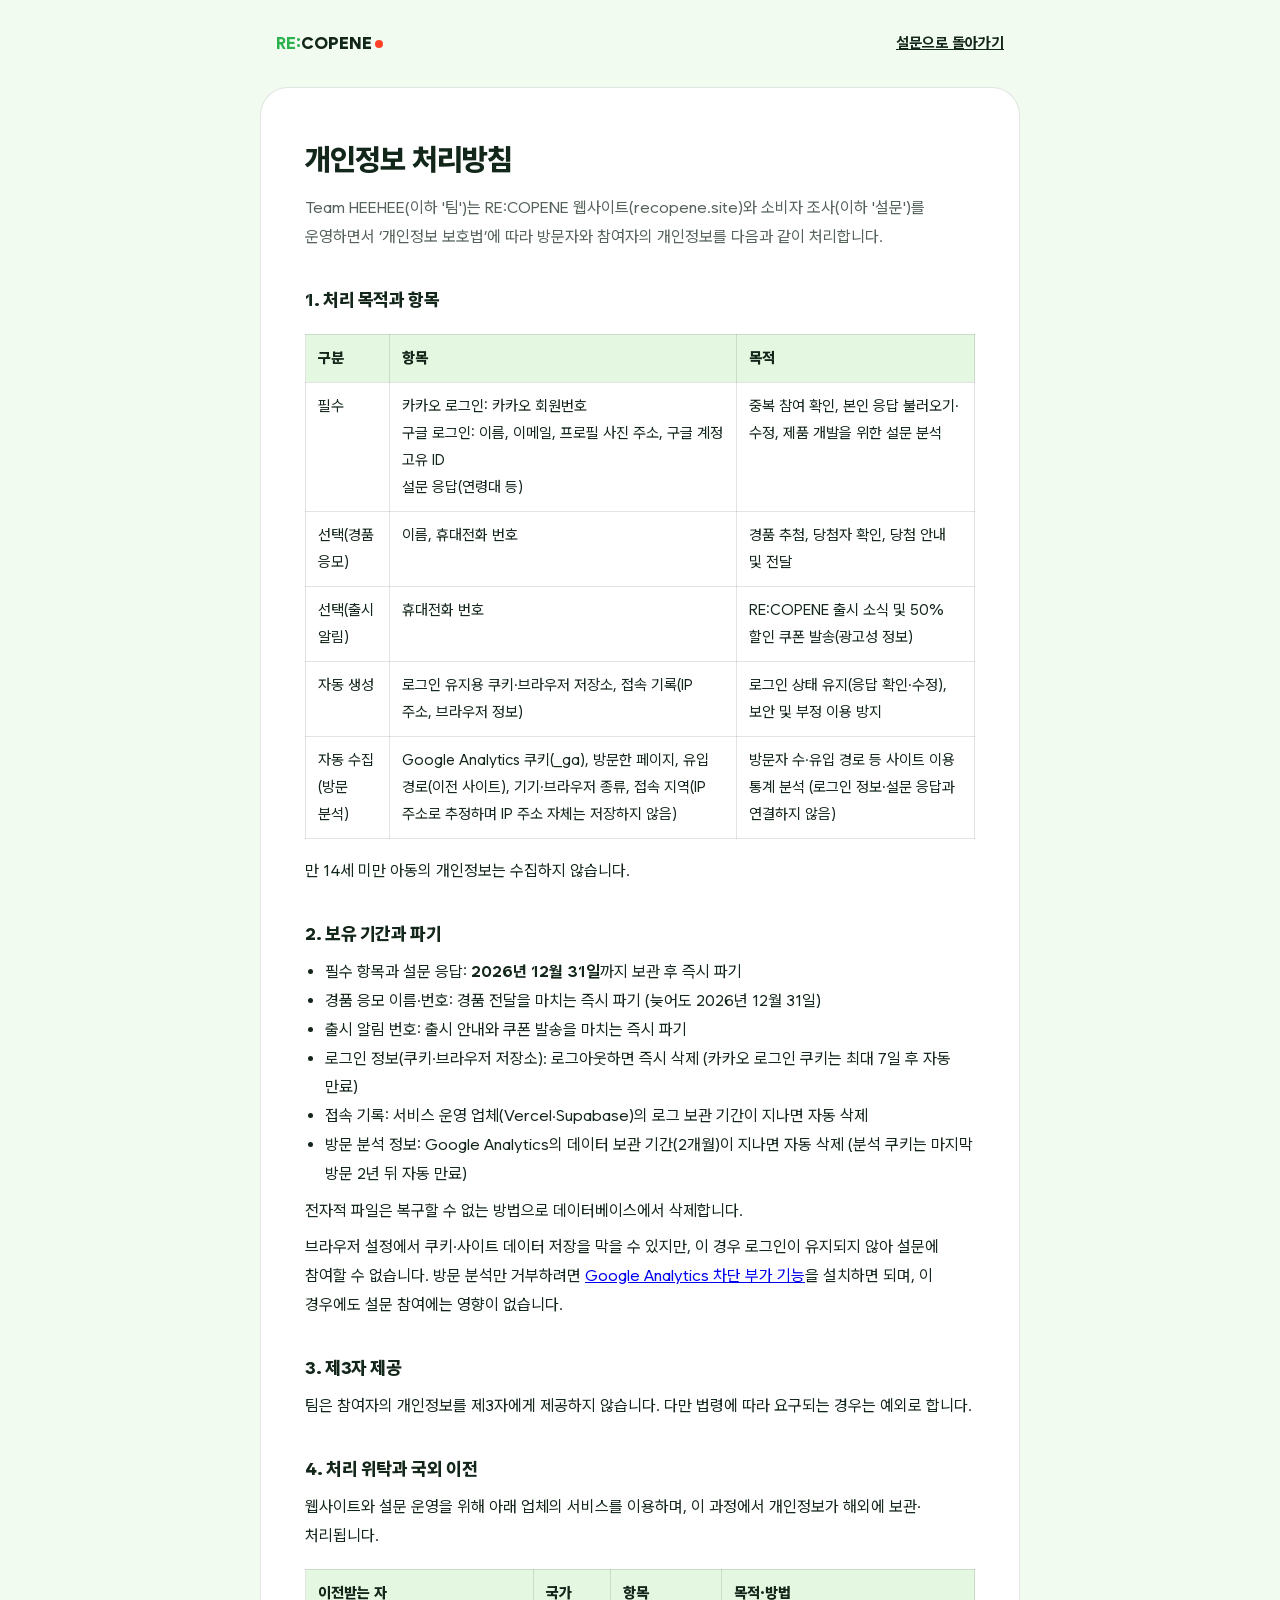
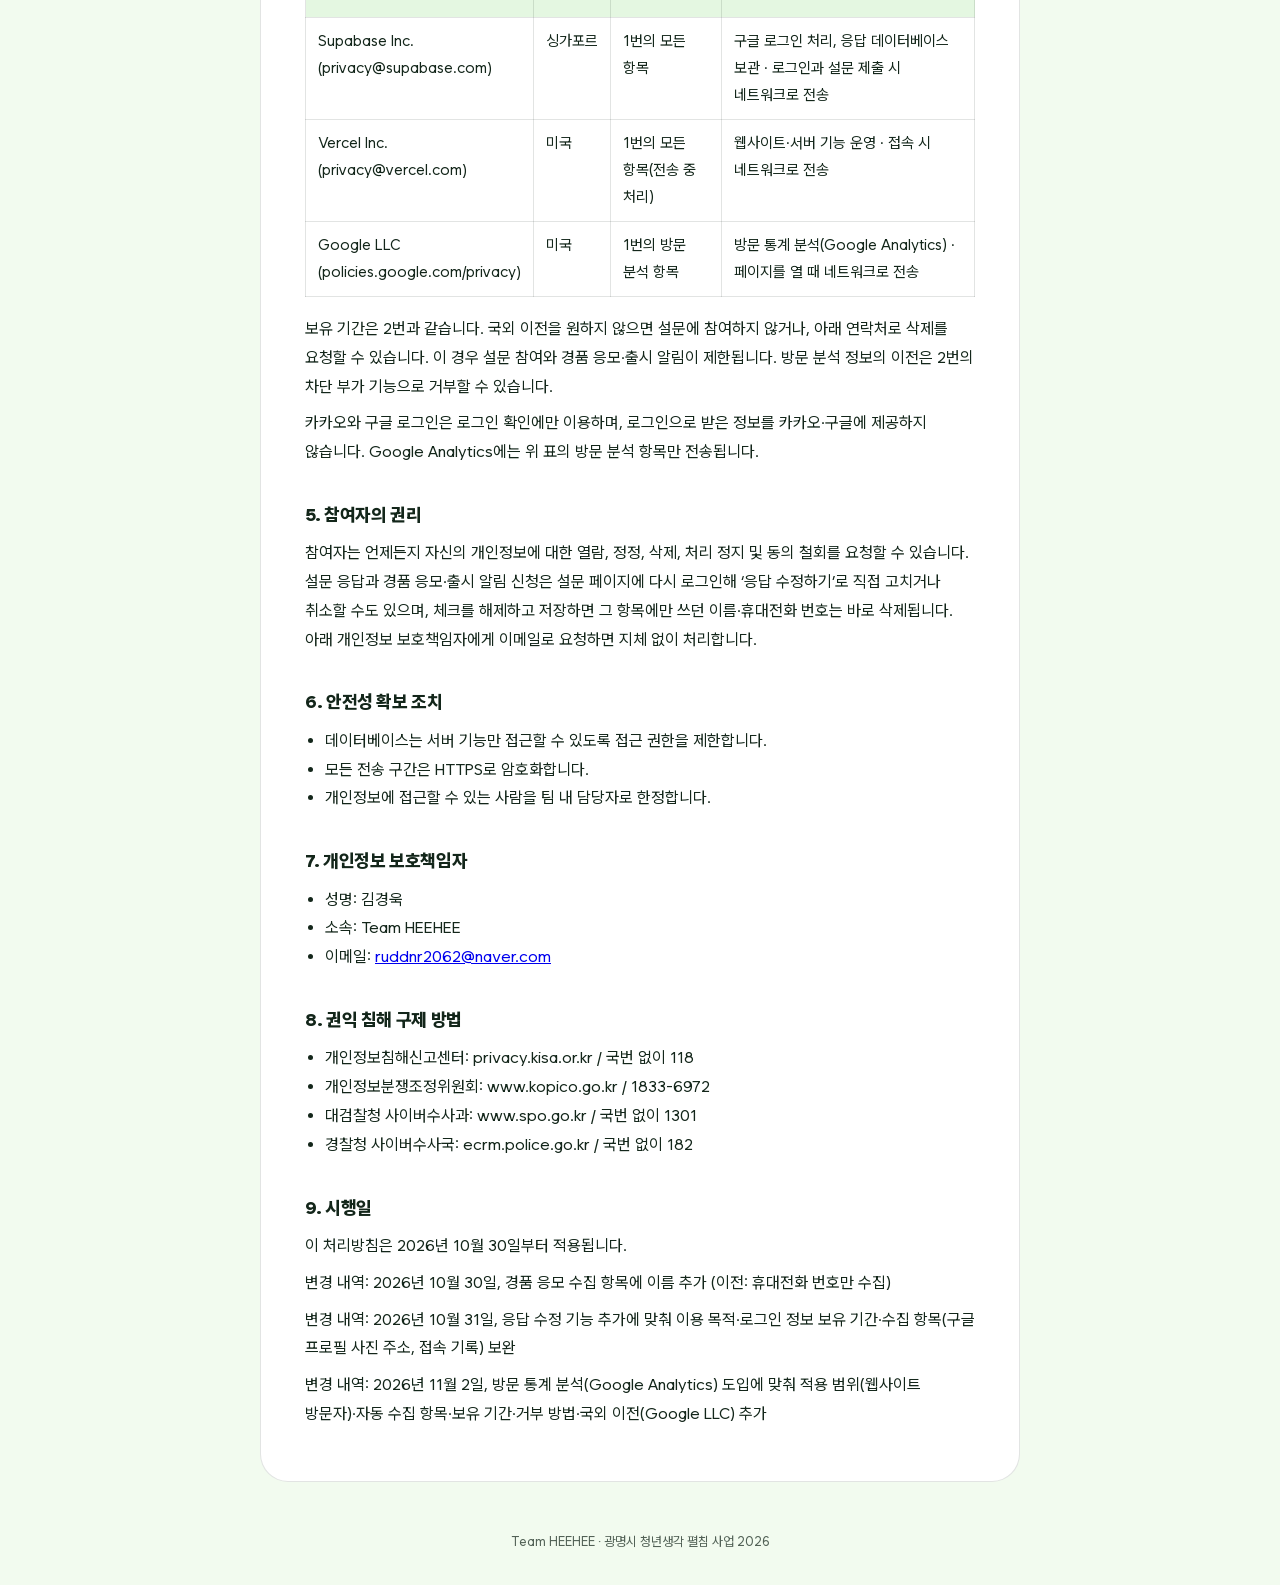
<file: survey/privacy.html>
<!doctype html>
<html lang="ko">
<head>
<meta charset="utf-8">
<meta name="viewport" content="width=device-width, initial-scale=1">
<!-- Google tag (gtag.js) -->
<script async src="https://www.googletagmanager.com/gtag/js?id=G-E2WV2R00LN"></script>
<script>
  window.dataLayer = window.dataLayer || [];
  function gtag(){dataLayer.push(arguments);}
  gtag('js', new Date());

  gtag('config', 'G-E2WV2R00LN');
</script>
<title>RE:COPENE 개인정보 처리방침</title>
<meta name="description" content="RE:COPENE 소비자 조사의 개인정보 처리방침입니다.">
<meta name="robots" content="noindex">
<link rel="icon" href="data:image/svg+xml,%3Csvg xmlns='http://www.w3.org/2000/svg' viewBox='0 0 32 32'%3E%3Ccircle cx='16' cy='18' r='12' fill='%23ff4128'/%3E%3Cpath d='M16 4l2.5 5 5-1-3.5 4 3 3.5-6-1.5L16 18l-1-4-6 1.5 3-3.5-3.5-4 5 1z' fill='%232bb14e'/%3E%3C/svg%3E">
<style>
@font-face{font-family:"Wanted Sans KS";font-style:normal;font-weight:400 1000;font-display:swap;src:url(../assets/fonts/wanted-sans-ks.woff2) format("woff2")}
:root{
  color-scheme: light;
  --leaf:#2bb14e;
  --tomato:#ff4128;
  --mint:#e4f7e1;
  --mint-2:#f2fbef;
  --ink:#13261a;
  --ink-dim:rgba(19,38,26,.72);
  --line:rgba(19,38,26,.12);
  --f-kr:"Wanted Sans KS","Apple SD Gothic Neo","Malgun Gothic",sans-serif;
}
*,*::before,*::after{box-sizing:border-box}
body{margin:0;background:var(--mint-2);color:var(--ink);font-family:var(--f-kr);font-size:16px;line-height:1.8;-webkit-font-smoothing:antialiased;word-break:keep-all;overflow-wrap:break-word}
.top{display:flex;justify-content:space-between;align-items:center;max-width:760px;margin:0 auto;padding:20px 16px}
.logo{font-weight:800;font-size:17px;text-decoration:none;color:inherit}
.logo b{color:var(--leaf)}
.logo i{display:inline-block;width:8px;height:8px;border-radius:50%;background:var(--tomato);margin-left:3px;vertical-align:1px}
.top a.back{display:inline-block;padding:10px 0;font-weight:700;font-size:15px;color:inherit}
main{max-width:760px;margin:0 auto 48px;padding:clamp(24px,5vw,44px);background:#fff;border:1px solid var(--line);border-radius:28px}
h1{margin:0 0 8px;font-size:clamp(24px,4vw,30px);font-weight:800;letter-spacing:-.03em}
h2{margin:32px 0 8px;font-size:18px;font-weight:800;letter-spacing:-.02em}
p,ul{margin:8px 0}
ul{padding-left:20px}
.lead{color:var(--ink-dim)}
table{width:100%;border-collapse:collapse;margin:10px 0;font-size:15px}
th,td{border:1px solid var(--line);padding:10px 12px;text-align:left;vertical-align:top}
th{background:var(--mint);font-weight:800;white-space:nowrap}
.scroll{overflow-x:auto}
.foot{text-align:center;font-size:13px;color:var(--ink-dim);padding:0 16px 32px}
@media (max-width:792px){ main{margin:0 16px 40px} }
@media (max-width:520px){
  /* each row becomes a small card with the column name above its value */
  table,tbody,tr,td{display:block;width:100%}
  tr:first-child{display:none}
  tr{border:1px solid var(--line);border-radius:14px;margin:10px 0;padding:6px 0}
  td{border:0;padding:6px 14px}
  td::before{content:attr(data-label);display:block;font-size:13px;font-weight:800;color:var(--ink-dim)}
}
</style>
</head>
<body>
<header class="top">
  <a class="logo" href="../" aria-label="RE:COPENE 메인으로"><b>RE:</b>COPENE<i></i></a>
  <a class="back" href="./">설문으로 돌아가기</a>
</header>

<main>
  <h1>개인정보 처리방침</h1>
  <p class="lead">Team HEEHEE(이하 '팀')는 RE:COPENE 웹사이트(recopene.site)와 소비자 조사(이하 '설문')를 운영하면서 ‘개인정보 보호법’에 따라 방문자와 참여자의 개인정보를 다음과 같이 처리합니다.</p>

  <h2>1. 처리 목적과 항목</h2>
  <div class="scroll"><table>
    <tr><th>구분</th><th>항목</th><th>목적</th></tr>
    <tr><td data-label="구분">필수</td><td data-label="항목">카카오 로그인: 카카오 회원번호<br>구글 로그인: 이름, 이메일, 프로필 사진 주소, 구글 계정 고유 ID<br>설문 응답(연령대 등)</td><td data-label="목적">중복 참여 확인, 본인 응답 불러오기·수정, 제품 개발을 위한 설문 분석</td></tr>
    <tr><td data-label="구분">선택(경품 응모)</td><td data-label="항목">이름, 휴대전화 번호</td><td data-label="목적">경품 추첨, 당첨자 확인, 당첨 안내 및 전달</td></tr>
    <tr><td data-label="구분">선택(출시 알림)</td><td data-label="항목">휴대전화 번호</td><td data-label="목적">RE:COPENE 출시 소식 및 50% 할인 쿠폰 발송(광고성 정보)</td></tr>
    <tr><td data-label="구분">자동 생성</td><td data-label="항목">로그인 유지용 쿠키·브라우저 저장소, 접속 기록(IP 주소, 브라우저 정보)</td><td data-label="목적">로그인 상태 유지(응답 확인·수정), 보안 및 부정 이용 방지</td></tr>
    <tr><td data-label="구분">자동 수집(방문 분석)</td><td data-label="항목">Google Analytics 쿠키(_ga), 방문한 페이지, 유입 경로(이전 사이트), 기기·브라우저 종류, 접속 지역(IP 주소로 추정하며 IP 주소 자체는 저장하지 않음)</td><td data-label="목적">방문자 수·유입 경로 등 사이트 이용 통계 분석 (로그인 정보·설문 응답과 연결하지 않음)</td></tr>
  </table></div>
  <p>만 14세 미만 아동의 개인정보는 수집하지 않습니다.</p>

  <h2>2. 보유 기간과 파기</h2>
  <ul>
    <li>필수 항목과 설문 응답: <b>2026년 12월 31일</b>까지 보관 후 즉시 파기</li>
    <li>경품 응모 이름·번호: 경품 전달을 마치는 즉시 파기 (늦어도 2026년 12월 31일)</li>
    <li>출시 알림 번호: 출시 안내와 쿠폰 발송을 마치는 즉시 파기</li>
    <li>로그인 정보(쿠키·브라우저 저장소): 로그아웃하면 즉시 삭제 (카카오 로그인 쿠키는 최대 7일 후 자동 만료)</li>
    <li>접속 기록: 서비스 운영 업체(Vercel·Supabase)의 로그 보관 기간이 지나면 자동 삭제</li>
    <li>방문 분석 정보: Google Analytics의 데이터 보관 기간(2개월)이 지나면 자동 삭제 (분석 쿠키는 마지막 방문 2년 뒤 자동 만료)</li>
  </ul>
  <p>전자적 파일은 복구할 수 없는 방법으로 데이터베이스에서 삭제합니다.</p>
  <p>브라우저 설정에서 쿠키·사이트 데이터 저장을 막을 수 있지만, 이 경우 로그인이 유지되지 않아 설문에 참여할 수 없습니다. 방문 분석만 거부하려면 <a href="https://tools.google.com/dlpage/gaoptout" target="_blank" rel="noopener">Google Analytics 차단 부가 기능</a>을 설치하면 되며, 이 경우에도 설문 참여에는 영향이 없습니다.</p>

  <h2>3. 제3자 제공</h2>
  <p>팀은 참여자의 개인정보를 제3자에게 제공하지 않습니다. 다만 법령에 따라 요구되는 경우는 예외로 합니다.</p>

  <h2>4. 처리 위탁과 국외 이전</h2>
  <p>웹사이트와 설문 운영을 위해 아래 업체의 서비스를 이용하며, 이 과정에서 개인정보가 해외에 보관·처리됩니다.</p>
  <div class="scroll"><table>
    <tr><th>이전받는 자</th><th>국가</th><th>항목</th><th>목적·방법</th></tr>
    <tr><td data-label="이전받는 자">Supabase Inc.<br>(privacy@supabase.com)</td><td data-label="국가">싱가포르</td><td data-label="항목">1번의 모든 항목</td><td data-label="목적·방법">구글 로그인 처리, 응답 데이터베이스 보관 · 로그인과 설문 제출 시 네트워크로 전송</td></tr>
    <tr><td data-label="이전받는 자">Vercel Inc.<br>(privacy@vercel.com)</td><td data-label="국가">미국</td><td data-label="항목">1번의 모든 항목(전송 중 처리)</td><td data-label="목적·방법">웹사이트·서버 기능 운영 · 접속 시 네트워크로 전송</td></tr>
    <tr><td data-label="이전받는 자">Google LLC<br>(policies.google.com/privacy)</td><td data-label="국가">미국</td><td data-label="항목">1번의 방문 분석 항목</td><td data-label="목적·방법">방문 통계 분석(Google Analytics) · 페이지를 열 때 네트워크로 전송</td></tr>
  </table></div>
  <p>보유 기간은 2번과 같습니다. 국외 이전을 원하지 않으면 설문에 참여하지 않거나, 아래 연락처로 삭제를 요청할 수 있습니다. 이 경우 설문 참여와 경품 응모·출시 알림이 제한됩니다. 방문 분석 정보의 이전은 2번의 차단 부가 기능으로 거부할 수 있습니다.</p>
  <p>카카오와 구글 로그인은 로그인 확인에만 이용하며, 로그인으로 받은 정보를 카카오·구글에 제공하지 않습니다. Google Analytics에는 위 표의 방문 분석 항목만 전송됩니다.</p>

  <h2>5. 참여자의 권리</h2>
  <p>참여자는 언제든지 자신의 개인정보에 대한 열람, 정정, 삭제, 처리 정지 및 동의 철회를 요청할 수 있습니다. 설문 응답과 경품 응모·출시 알림 신청은 설문 페이지에 다시 로그인해 ‘응답 수정하기’로 직접 고치거나 취소할 수도 있으며, 체크를 해제하고 저장하면 그 항목에만 쓰던 이름·휴대전화 번호는 바로 삭제됩니다. 아래 개인정보 보호책임자에게 이메일로 요청하면 지체 없이 처리합니다.</p>

  <h2>6. 안전성 확보 조치</h2>
  <ul>
    <li>데이터베이스는 서버 기능만 접근할 수 있도록 접근 권한을 제한합니다.</li>
    <li>모든 전송 구간은 HTTPS로 암호화합니다.</li>
    <li>개인정보에 접근할 수 있는 사람을 팀 내 담당자로 한정합니다.</li>
  </ul>

  <h2>7. 개인정보 보호책임자</h2>
  <ul>
    <li>성명: 김경욱</li>
    <li>소속: Team HEEHEE</li>
    <li>이메일: <a href="mailto:ruddnr2062@naver.com">ruddnr2062@naver.com</a></li>
  </ul>

  <h2>8. 권익 침해 구제 방법</h2>
  <ul>
    <li>개인정보침해신고센터: privacy.kisa.or.kr / 국번 없이 118</li>
    <li>개인정보분쟁조정위원회: www.kopico.go.kr / 1833-6972</li>
    <li>대검찰청 사이버수사과: www.spo.go.kr / 국번 없이 1301</li>
    <li>경찰청 사이버수사국: ecrm.police.go.kr / 국번 없이 182</li>
  </ul>

  <h2>9. 시행일</h2>
  <p>이 처리방침은 2026년 10월 30일부터 적용됩니다.</p>
  <p>변경 내역: 2026년 10월 30일, 경품 응모 수집 항목에 이름 추가 (이전: 휴대전화 번호만 수집)</p>
  <p>변경 내역: 2026년 10월 31일, 응답 수정 기능 추가에 맞춰 이용 목적·로그인 정보 보유 기간·수집 항목(구글 프로필 사진 주소, 접속 기록) 보완</p>
  <p>변경 내역: 2026년 11월 2일, 방문 통계 분석(Google Analytics) 도입에 맞춰 적용 범위(웹사이트 방문자)·자동 수집 항목·보유 기간·거부 방법·국외 이전(Google LLC) 추가</p>
</main>

<footer class="foot">Team HEEHEE · 광명시 청년생각 펼침 사업 2026</footer>
</body>
</html>
</file>
